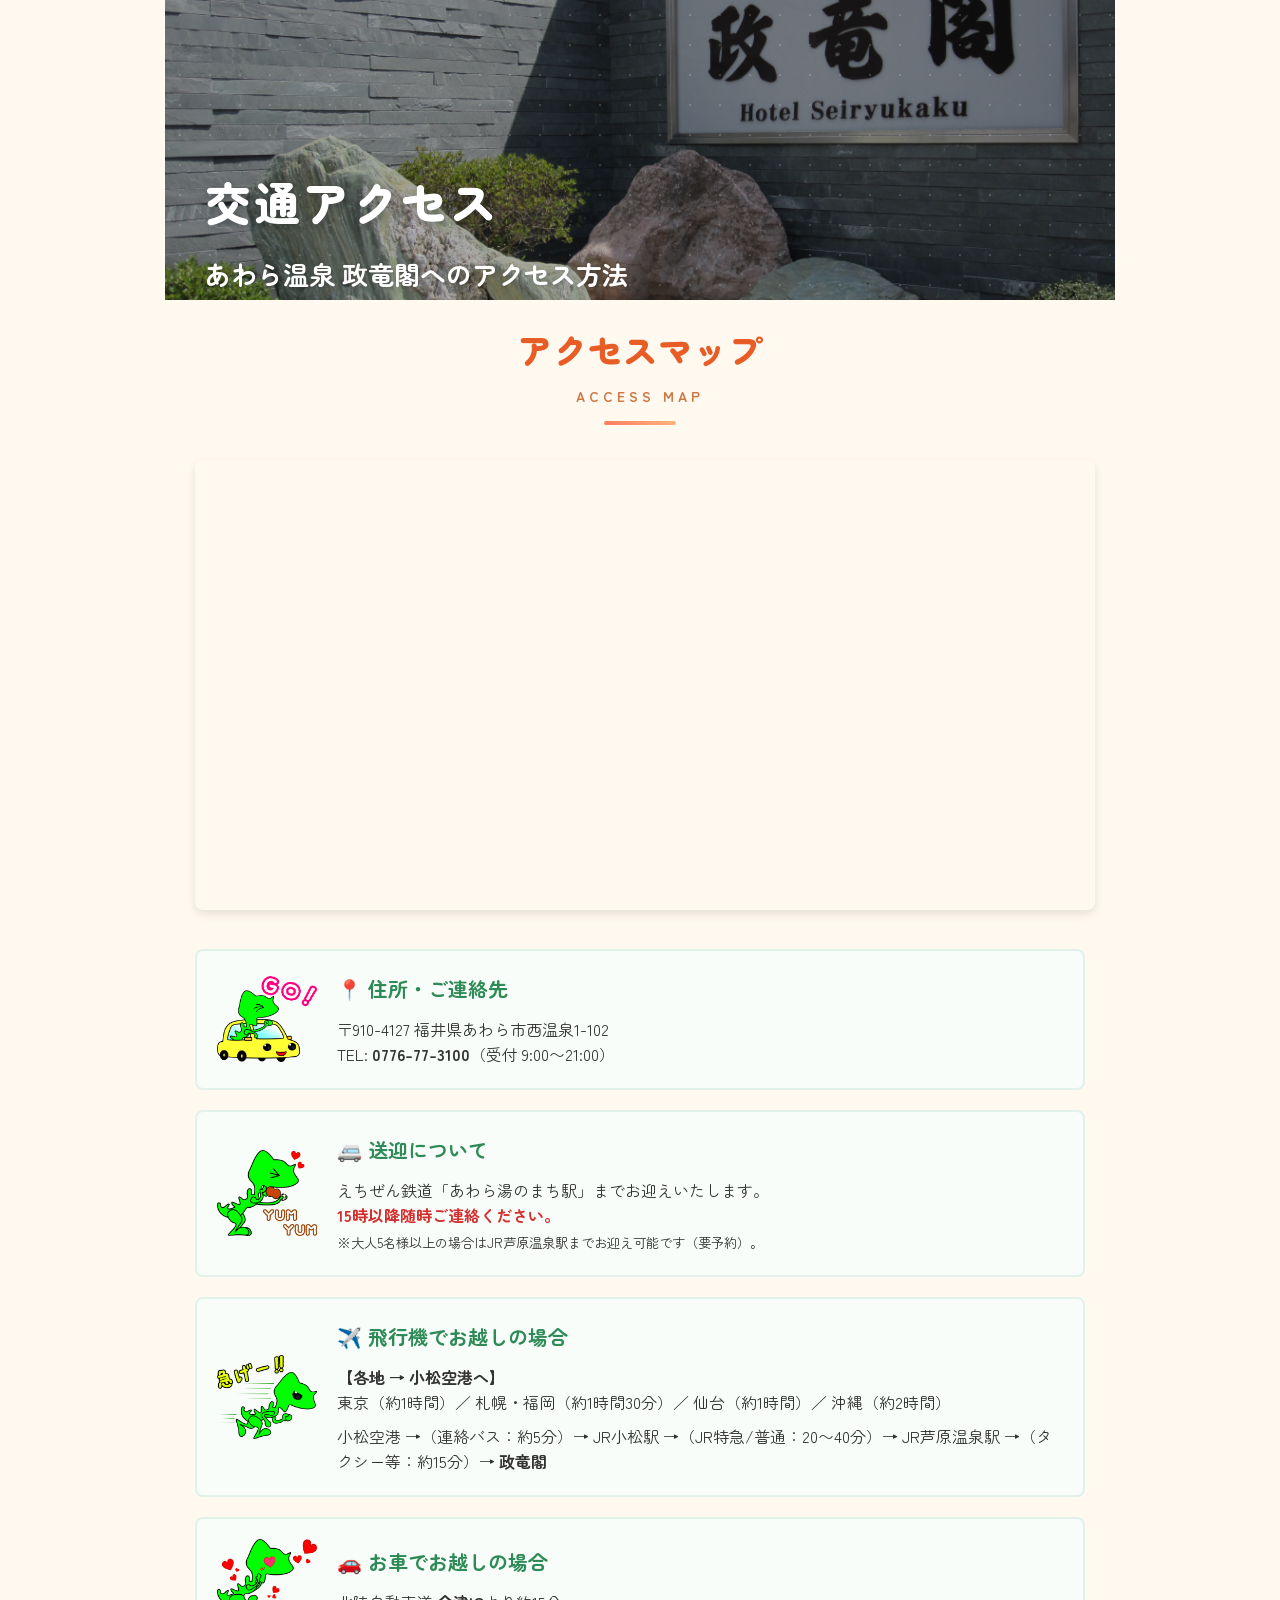
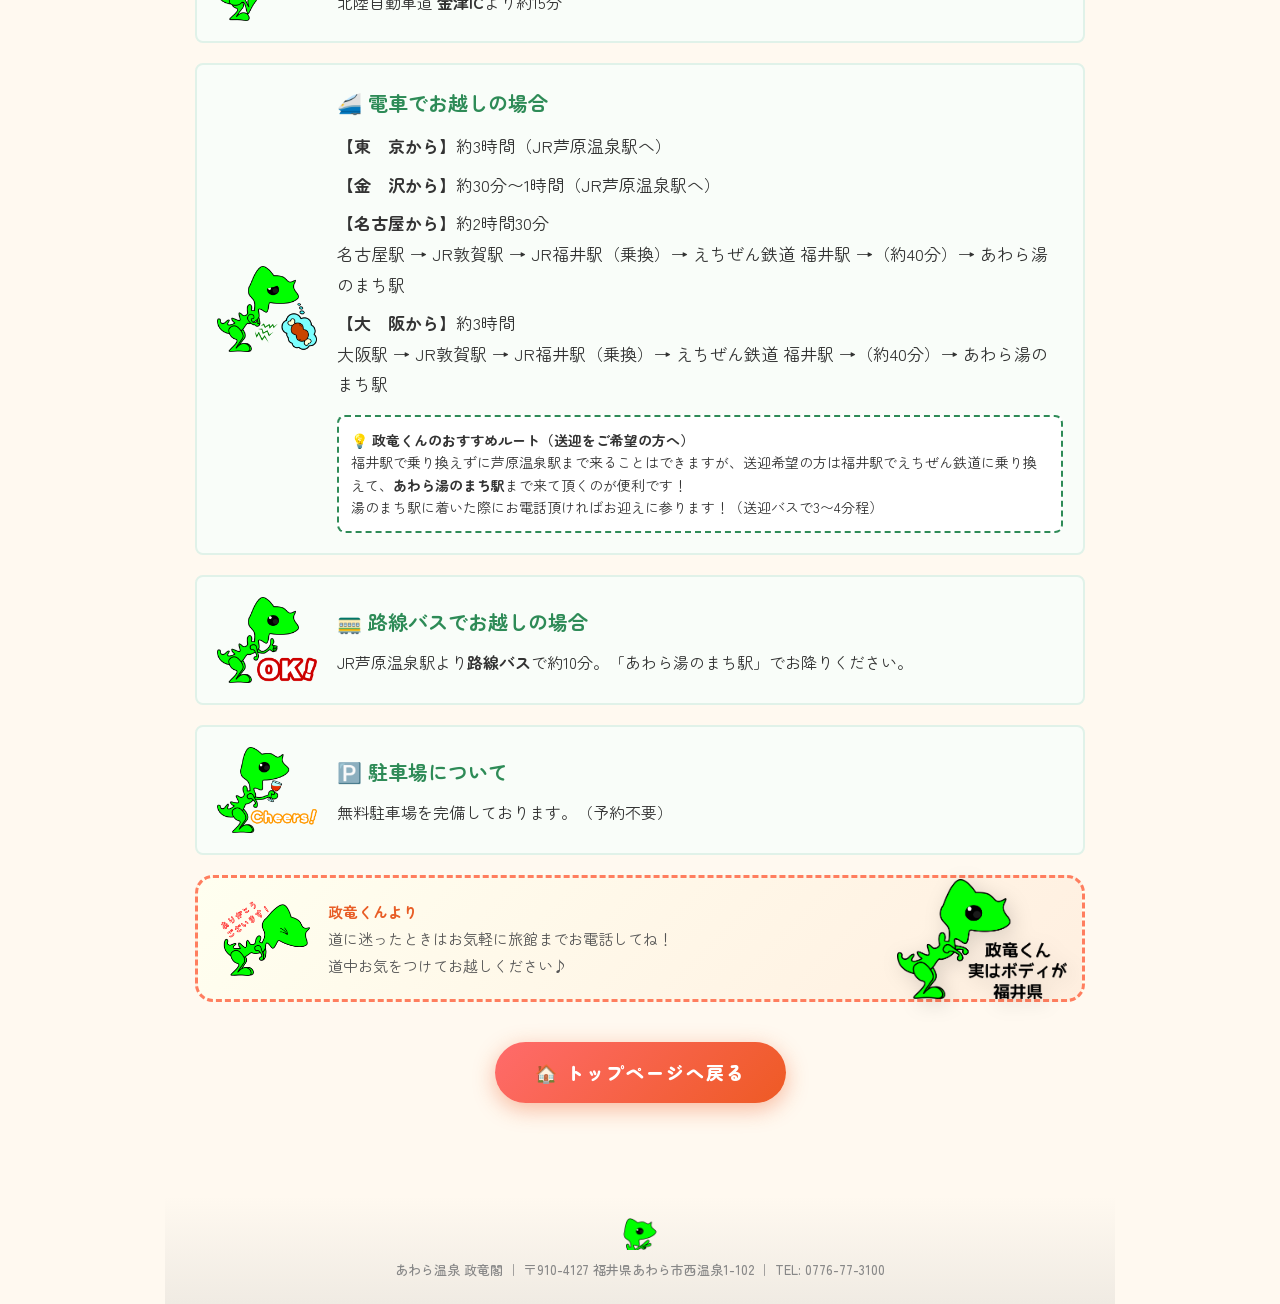
<file: access.html>
<!DOCTYPE html>
<html lang="ja">

<head>
    <meta charset="UTF-8">
    <meta name="viewport" content="width=950">
    <title>交通アクセス｜あわら温泉 政竜閣｜楽天トラベル</title>
    <link rel="stylesheet" href="./style.css">
</head>

<body>
    <div class="wrapper">
        <div class="hero"
            style="background-image:linear-gradient(rgba(0,0,0,0.3),rgba(0,0,0,0.3)),url('https://awara-seiryu.github.io/image/玄関文字.JPG');background-size:cover;background-position:center;color:#fff;height:300px;">
            <div class="hero-inner" style="padding-top:100px;">
                <h1>交通アクセス</h1>
                <p class="hero-sub">あわら温泉 政竜閣へのアクセス方法</p>
            </div>
        </div>
        <div class="section" style="padding-top:30px;">
            <div class="section-title-wrap">
                <span class="section-title">アクセスマップ</span><span class="section-subtitle">ACCESS MAP</span>
            </div>
            <div class="access-map">
                <iframe
                    src="https://maps.google.com/maps?q=36.22088,136.186381&z=16&t=m&hl=ja&region=JP&gl=US&mapclient=embed&output=embed"
                    width="900" height="450" style="border:0;" allowfullscreen="" loading="lazy"></iframe>
            </div>

            <div class="access-info-box">
                <img src="https://awara-seiryu.github.io/image/15.png" alt="政竜くん" class="access-chara">
                <div class="access-info-text">
                    <h3>📍 住所・ご連絡先</h3>
                    <p>〒910-4127 福井県あわら市西温泉1-102<br>TEL: <strong>0776-77-3100</strong>（受付 9:00〜21:00）</p>
                </div>
            </div>

            <div class="access-info-box">
                <img src="https://awara-seiryu.github.io/image/20.png" alt="政竜くん" class="access-chara">
                <div class="access-info-text">
                    <h3>🚐 送迎について</h3>
                    <p>えちぜん鉄道「あわら湯のまち駅」までお迎えいたします。<br>
                        <span style="color:#d32f2f;font-weight:bold;">15時以降随時ご連絡ください。</span><br>
                        <small>※大人5名様以上の場合はJR芦原温泉駅までお迎え可能です（要予約）。</small>
                    </p>
                </div>
            </div>

            <div class="access-info-box">
                <img src="https://awara-seiryu.github.io/image/12.png" alt="政竜くん" class="access-chara">
                <div class="access-info-text">
                    <h3>✈️ 飛行機でお越しの場合</h3>
                    <p style="margin-bottom:8px;"><strong>【各地 → 小松空港へ】</strong><br>東京（約1時間）／ 札幌・福岡（約1時間30分）／ 仙台（約1時間）／
                        沖縄（約2時間）</p>
                    <p>小松空港 →（連絡バス：約5分）→ JR小松駅 →（JR特急/普通：20〜40分）→ JR芦原温泉駅 →（タクシー等：約15分）→ <strong>政竜閣</strong></p>
                </div>
            </div>

            <div class="access-info-box">
                <img src="https://awara-seiryu.github.io/image/16.png" alt="政竜くん" class="access-chara">
                <div class="access-info-text">
                    <h3>🚗 お車でお越しの場合</h3>
                    <p>北陸自動車道 <strong>金津IC</strong>より約15分</p>
                </div>
            </div>

            <div class="access-info-box">
                <img src="https://awara-seiryu.github.io/image/19.png" alt="政竜くん" class="access-chara">
                <div class="access-info-text">
                    <h3>🚄 電車でお越しの場合</h3>
                    <ul style="list-style: none; padding: 0; margin: 0 0 15px 0;">
                        <li style="margin-bottom: 8px;"><strong>【東　京から】</strong>約3時間（JR芦原温泉駅へ）</li>
                        <li style="margin-bottom: 8px;"><strong>【金　沢から】</strong>約30分〜1時間（JR芦原温泉駅へ）</li>
                        <li style="margin-bottom: 8px;"><strong>【名古屋から】</strong>約2時間30分<br>名古屋駅 → JR敦賀駅 → JR福井駅（乗換）→
                            えちぜん鉄道 福井駅 →（約40分）→ あわら湯のまち駅</li>
                        <li style="margin-bottom: 8px;"><strong>【大　阪から】</strong>約3時間<br>大阪駅 → JR敦賀駅 → JR福井駅（乗換）→ えちぜん鉄道
                            福井駅 →（約40分）→ あわら湯のまち駅</li>
                    </ul>
                    <div
                        style="background:#fff; border: 2px dashed #2e8b57; padding: 12px; border-radius: 8px; font-size: 14px; line-height: 1.6;">
                        <strong>💡 政竜くんのおすすめルート（送迎をご希望の方へ）</strong><br>
                        福井駅で乗り換えずに芦原温泉駅まで来ることはできますが、送迎希望の方は福井駅でえちぜん鉄道に乗り換えて、<strong>あわら湯のまち駅</strong>まで来て頂くのが便利です！<br>
                        湯のまち駅に着いた際にお電話頂ければお迎えに参ります！（送迎バスで3〜4分程）
                    </div>
                </div>
            </div>

            <div class="access-info-box">
                <img src="https://awara-seiryu.github.io/image/18.png" alt="政竜くん" class="access-chara">
                <div class="access-info-text">
                    <h3>🚃 路線バスでお越しの場合</h3>
                    <p>JR芦原温泉駅より<strong>路線バス</strong>で約10分。「あわら湯のまち駅」でお降りください。</p>
                </div>
            </div>

            <div class="access-info-box">
                <img src="https://awara-seiryu.github.io/image/21.png" alt="政竜くん" class="access-chara">
                <div class="access-info-text">
                    <h3>🅿️ 駐車場について</h3>
                    <p>無料駐車場を完備しております。（予約不要）</p>
                </div>
            </div>

            <div class="guide-block mt20">
                <img src="https://awara-seiryu.github.io/image/03.png" alt="政竜くん（ありがとう）">
                <p><strong class="text-green">政竜くんより</strong><br>道に迷ったときはお気軽に旅館までお電話してね！<br>道中お気をつけてお越しください♪</p>
                <img src="https://awara-seiryu.github.io/image/政竜くんbig.png" alt="政竜くん" class="guide-chara-big">
            </div>

            <div class="text-center" style="margin:40px 0;">
                <a href="index.html" class="cta-btn"
                    style="padding:14px 40px;display:inline-block;text-decoration:none;font-size:18px;">🏠 トップページへ戻る</a>
            </div>
        </div>
        <div class="footer">
            <img src="https://awara-seiryu.github.io/image/tab.png" alt="政竜くん"><br>
            あわら温泉 政竜閣 ｜ 〒910-4127 福井県あわら市西温泉1-102 ｜ TEL: 0776-77-3100
        </div>
    </div>
</body>

</html>
</file>
<file: style.css>
/* ===== Google Font 読み込み (Zen Maru Gothic) ===== */
@import url('https://fonts.googleapis.com/css2?family=Zen+Maru+Gothic:wght@400;500;700;900&display=swap');

/* ===== キーフレーム（アニメーション）定義 ===== */
@keyframes float {

  0%,
  100% {
    transform: translateY(0);
  }

  50% {
    transform: translateY(-8px);
  }
}

@keyframes wiggle {

  0%,
  100% {
    transform: rotate(0deg);
  }

  25% {
    transform: rotate(-4deg);
  }

  75% {
    transform: rotate(4deg);
  }
}

@keyframes popIn {
  0% {
    opacity: 0;
    transform: scale(0.8) translateY(20px);
  }

  60% {
    transform: scale(1.05) translateY(-3px);
  }

  100% {
    opacity: 1;
    transform: scale(1) translateY(0);
  }
}

@keyframes shine {
  0% {
    left: -100%;
  }

  100% {
    left: 200%;
  }
}

@keyframes pulse {

  0%,
  100% {
    transform: scale(1);
  }

  50% {
    transform: scale(1.04);
  }
}

@keyframes confetti1 {
  0% {
    transform: translateY(0) rotate(0deg);
    opacity: 1;
  }

  100% {
    transform: translateY(-30px) rotate(360deg);
    opacity: 0;
  }
}

/* ===== リセット＆ベース ===== */
* {
  margin: 0;
  padding: 0;
  box-sizing: border-box;
}

body {
  font-family: 'Zen Maru Gothic', 'Hiragino Kaku Gothic ProN', 'メイリオ', Meiryo, sans-serif;
  background: #FFF9F0;
  color: #333;
  line-height: 1.8;
  font-size: 17px;
}

a {
  color: inherit;
  text-decoration: none;
}

img {
  max-width: 100%;
  height: auto;
  vertical-align: middle;
}

/* ===== レイアウト ===== */
.wrapper {
  width: 950px;
  margin: 0 auto;
  overflow: hidden;
}

/* ===== ファーストビュー ===== */
.hero {
  background-image: linear-gradient(rgba(0, 0, 0, 0.3), rgba(0, 0, 0, 0.3)), url('https://awara-seiryu.github.io/image/玄関文字.JPG');
  background-size: cover;
  background-position: center;
  color: #fff;
  border-radius: 0;
  padding: 60px 40px 0;
  text-align: left;
  position: relative;
  overflow: hidden;
}

.hero::before {
  content: '';
  position: absolute;
  top: 0;
  left: 0;
  right: 0;
  bottom: 0;
  background: url('data:image/svg+xml,<svg xmlns="http://www.w3.org/2000/svg" viewBox="0 0 80 80"><circle cx="40" cy="40" r="3" fill="rgba(255,255,255,0.18)"/></svg>') repeat;
  background-size: 30px 30px;
  pointer-events: none;
}

.hero-inner {
  position: relative;
  z-index: 2;
  max-width: 950px;
  /* 本体の幅に合わせる */
}

.hero-badge {
  display: inline-block;
  background: #FF6B6B;
  color: #fff;
  font-size: 15px;
  font-weight: bold;
  padding: 6px 24px;
  border-radius: 30px;
  margin-bottom: 14px;
  letter-spacing: 1px;
  box-shadow: 0 3px 12px rgba(255, 107, 107, 0.35);
  animation: pulse 2s ease-in-out infinite;
}

.hero h1 {
  font-size: 46px;
  color: #fff;
  text-shadow: 2px 2px 8px rgba(0, 0, 0, 0.25);
  margin-bottom: 8px;
  letter-spacing: 3px;
  font-weight: 900;
}

.hero-sub {
  font-size: 26px;
  color: #fff;
  text-shadow: 1px 1px 4px rgba(0, 0, 0, 0.2);
  margin-bottom: 10px;
  font-weight: 700;
}

.hero-catch {
  font-size: 18px;
  color: #FFFFF0;
  margin-bottom: 12px;
  font-weight: 500;
  line-height: 1.9;
}

/* ===== ヒーロー内アワード表示 ===== */
.hero-award {
  margin-top: 25px;
  background: url('https://awara-seiryu.github.io/image/award-2024-all.png') no-repeat center center;
  background-size: cover;
  border-radius: 25px;
  border: 2px solid rgba(255, 215, 0, 0.4);
  animation: popIn 0.8s ease-out both;
  overflow: hidden;
  width: calc(100% + 20px);
  /* 左右に少し広げる */
  margin-left: -10px;
  box-sizing: border-box;
}

.hero-award-link {
  display: block;
  padding: 30px 45px;
  background: rgba(0, 0, 0, 0.45);
  /* 背景画像を見せつつ文字を読みやすくするオーバーレイ */
  backdrop-filter: blur(2px);
  transition: background 0.3s;
}

.hero-award-link:hover {
  background: rgba(0, 0, 0, 0.35);
}

.hero-award-content {
  display: flex;
  align-items: center;
  justify-content: center;
  gap: 30px;
  flex-wrap: nowrap;
}

.hero-award-chara {
  height: 180px;
  width: auto;
  filter: drop-shadow(2px 4px 8px rgba(0, 0, 0, 0.25));
  flex-shrink: 0;
}

.hero-award-text {
  text-align: center;
  /* 中央に寄せる */
  flex-shrink: 1;
}

.hero-award-label {
  font-size: 22px;
  font-weight: 700;
  color: #FFD700;
  text-shadow: 1px 1px 4px rgba(0, 0, 0, 0.5);
  margin-bottom: 8px;
  letter-spacing: 1px;
}

.hero-award-main {
  font-size: 36px;
  font-weight: 900;
  color: #fff;
  text-shadow: 2px 2px 8px rgba(0, 0, 0, 0.4);
  letter-spacing: 2px;
  background: linear-gradient(90deg, #FFD700, #FFA500, #FFD700);
  -webkit-background-clip: text;
  -webkit-text-fill-color: transparent;
  background-clip: text;
  white-space: nowrap;
}

.hero-award-gold-img {
  height: 180px;
  /* さらに大きく */
  width: auto;
  filter: drop-shadow(4px 4px 12px rgba(0, 0, 0, 0.5));
  flex-shrink: 0;
}

.hero-award-sub {
  font-size: 20px;
  color: #ffe;
  text-shadow: 1px 1px 3px rgba(0, 0, 0, 0.4);
  margin-top: 8px;
  font-weight: 500;
}

/* ===== CTAボタン ===== */
.cta-btn {
  display: inline-block;
  background: linear-gradient(135deg, #FF6B6B, #ee5a24);
  color: #fff;
  font-size: 24px;
  font-weight: 900;
  padding: 18px 55px;
  border-radius: 50px;
  letter-spacing: 2px;
  box-shadow: 0 6px 22px rgba(238, 90, 36, 0.4);
  transition: transform 0.25s cubic-bezier(0.34, 1.56, 0.64, 1), box-shadow 0.25s;
  position: relative;
  overflow: hidden;
}

.cta-btn::after {
  content: '';
  position: absolute;
  top: 0;
  left: -100%;
  width: 60%;
  height: 100%;
  background: linear-gradient(90deg, transparent, rgba(255, 255, 255, 0.35), transparent);
  transition: none;
  animation: shine 3s ease-in-out infinite;
}

.cta-btn:hover {
  transform: translateY(-4px) scale(1.03);
  box-shadow: 0 12px 30px rgba(238, 90, 36, 0.5);
}

.cta-btn-sub {
  display: block;
  font-size: 13px;
  font-weight: 500;
  margin-top: 3px;
  letter-spacing: 0;
}

.cta-btn-green {
  background: linear-gradient(135deg, #43e97b, #38c96a);
  box-shadow: 0 6px 22px rgba(56, 201, 106, 0.4);
}

.cta-btn-green:hover {
  box-shadow: 0 12px 30px rgba(56, 201, 106, 0.5);
}

.cta-btn-green::after {
  animation: shine 3s ease-in-out 1.5s infinite;
}

.cta-row {
  display: flex;
  justify-content: center;
  gap: 22px;
  margin: 22px 0;
  flex-wrap: wrap;
}

/* ===== セクション共通 ===== */
.section {
  padding: 45px 30px;
}

.section-title-wrap {
  text-align: center;
  margin-bottom: 35px;
  position: relative;
}

.section-title {
  display: inline-block;
  font-size: 34px;
  font-weight: 900;
  color: #e85d26;
  position: relative;
  padding: 0 25px 8px;
  letter-spacing: 1px;
  line-height: 1.2;
}

.section-title-wrap::after {
  content: '';
  display: block;
  width: 72px;
  height: 4px;
  margin: 12px auto 0;
  border-radius: 999px;
  background: linear-gradient(90deg, #ff7e5f, #feb47b);
}

.section-title::before,
.section-title::after {
  content: none;
}

.section-subtitle {
  display: block;
  font-size: 14px;
  color: #cc7744;
  margin-top: 5px;
  letter-spacing: 4px;
  font-weight: 700;
}

/* ===== 魅力紹介カード ===== */
.charm-grid {
  display: grid;
  grid-template-columns: 1fr 1fr;
  gap: 24px;
}

.charm-card {
  background: #fff;
  border-radius: 20px;
  padding: 28px 22px 22px;
  box-shadow: 0 5px 20px rgba(0, 0, 0, 0.08);
  position: relative;
  overflow: hidden;
  transition: transform 0.3s cubic-bezier(0.34, 1.56, 0.64, 1), box-shadow 0.3s;
  animation: popIn 0.6s ease-out both;
}

.charm-card:nth-child(1) {
  animation-delay: 0.1s;
}

.charm-card:nth-child(2) {
  animation-delay: 0.2s;
}

.charm-card:nth-child(3) {
  animation-delay: 0.3s;
}

.charm-card:nth-child(4) {
  animation-delay: 0.4s;
}

.charm-card:hover {
  transform: translateY(-6px) rotate(-1deg);
  box-shadow: 0 12px 30px rgba(255, 126, 95, 0.18);
}

.charm-card::before {
  content: '';
  position: absolute;
  top: 0;
  left: 0;
  right: 0;
  height: 6px;
  border-radius: 20px 20px 0 0;
}

.charm-card:nth-child(1)::before {
  background: linear-gradient(90deg, #ff7e5f, #feb47b);
}

.charm-card:nth-child(2)::before {
  background: linear-gradient(90deg, #38f9d7, #43e97b);
}

.charm-card:nth-child(3)::before {
  background: linear-gradient(90deg, #FF6B6B, #ff9a9e);
}

.charm-card:nth-child(4)::before {
  background: linear-gradient(90deg, #FFD700, #ffb347);
}

.charm-card-header {
  display: flex;
  align-items: center;
  gap: 14px;
  margin-bottom: 12px;
}

.charm-card-header img {
  height: 65px;
  width: auto;
}

.charm-card-header img:hover {
  animation: none;
  transform: scale(1.15);
}

.charm-card h3 {
  font-size: 23px;
  color: #e85d26;
  line-height: 1.5;
  font-weight: 900;
  letter-spacing: 0.4px;
}

.charm-card p {
  font-size: 16px;
  color: #555;
  line-height: 1.9;
}

.charm-card-cta {
  display: inline-block;
  margin-top: 16px;
  padding: 10px 18px;
  border-radius: 999px;
  background: linear-gradient(135deg, #ffeddc, #fff6ee);
  color: #e85d26;
  font-size: 14px;
  font-weight: 900;
  border: 1px solid #ffd1b8;
  box-shadow: 0 3px 10px rgba(232, 93, 38, 0.12);
  transition: transform 0.2s ease, box-shadow 0.2s ease, background 0.2s ease;
}

.charm-card-cta:hover {
  transform: translateY(-2px);
  background: linear-gradient(135deg, #ffe2ca, #fff1e6);
  box-shadow: 0 6px 16px rgba(232, 93, 38, 0.18);
}

/* ===== 写真活用スタイル ===== */
.photo-img {
  width: 100%;
  aspect-ratio: 16 / 9;
  object-fit: cover;
  border-radius: 12px;
  display: block;
  box-shadow: 0 4px 12px rgba(0, 0, 0, 0.1);
  transition: transform 0.3s ease;
}

.photo-img:hover {
  transform: scale(1.02);
}

.charm-slider {
  position: relative;
  width: 100%;
  aspect-ratio: 16 / 9;
  border-radius: 12px;
  overflow: hidden;
  box-shadow: 0 4px 12px rgba(0, 0, 0, 0.1);
  margin-bottom: 16px;
  background: #f6efe6;
}

.charm-slider-track {
  display: flex;
  width: 100%;
  height: 100%;
  transition: transform 0.55s ease;
}

.charm-slide,
.charm-slider-track>img {
  flex: 0 0 100%;
  height: 100%;
  object-fit: cover;
}

.charm-slider-btn {
  position: absolute;
  top: 50%;
  transform: translateY(-50%);
  width: 38px;
  height: 38px;
  border: none;
  border-radius: 50%;
  background: rgba(255, 255, 255, 0.9);
  color: #e85d26;
  font-size: 24px;
  font-weight: 900;
  line-height: 1;
  cursor: pointer;
  box-shadow: 0 4px 14px rgba(0, 0, 0, 0.15);
  transition: transform 0.2s ease, background 0.2s ease, opacity 0.2s ease;
  z-index: 2;
  opacity: 0.92;
}

.charm-slider-btn:hover {
  background: #fff;
  transform: translateY(-50%) scale(1.06);
}

.charm-slider-prev {
  left: 10px;
}

.charm-slider-next {
  right: 10px;
}

.charm-slider-dots {
  position: absolute;
  left: 50%;
  bottom: 12px;
  transform: translateX(-50%);
  display: flex;
  gap: 8px;
  z-index: 2;
}

.charm-slider-dot {
  width: 10px;
  height: 10px;
  border: none;
  border-radius: 50%;
  background: rgba(255, 255, 255, 0.6);
  cursor: pointer;
  padding: 0;
  transition: transform 0.2s ease, background 0.2s ease;
}

.charm-slider-dot.is-active {
  background: #fff;
  transform: scale(1.2);
}

.point-bubble .photo-img {
  margin-top: 14px;
}

.plan-card>.photo-img {
  margin-bottom: 16px;
  margin-top: 10px;
}

.photo-img.photo-contain {
  object-fit: contain;
  box-shadow: none;
}

/* ===== 吹き出しポイント ===== */
.point-section {
  background: linear-gradient(180deg, #FFF3E0, #FFF9F0);
  position: relative;
}

.point-section::before {
  content: '';
  position: absolute;
  top: 0;
  left: 0;
  right: 0;
  bottom: 0;
  background: url('data:image/svg+xml,<svg xmlns="http://www.w3.org/2000/svg" viewBox="0 0 100 100"><circle cx="50" cy="50" r="2" fill="rgba(255,126,95,0.06)"/></svg>') repeat;
  background-size: 20px 20px;
  pointer-events: none;
}

.point-list {
  display: flex;
  flex-direction: column;
  gap: 30px;
  position: relative;
  z-index: 1;
}

.point-item {
  display: flex;
  align-items: flex-start;
  gap: 22px;
  background: #fff;
  border-radius: 22px;
  padding: 24px 28px;
  box-shadow: 0 4px 18px rgba(0, 0, 0, 0.07);
  position: relative;
  transition: transform 0.3s cubic-bezier(0.34, 1.56, 0.64, 1);
}

.point-item:hover {
  transform: translateY(-3px) scale(1.01);
}

.point-item:nth-child(even) {
  flex-direction: row-reverse;
}

.point-item:nth-child(odd) {
  transform-origin: left center;
}

.point-item:nth-child(even) {
  transform-origin: right center;
}

.point-item-chara {
  flex-shrink: 0;
  width: 95px;
  text-align: center;
}

.point-item-chara img {
  height: 85px;
  width: auto;
  transition: transform 0.3s;
}

.point-item-chara img:hover {
  transform: scale(1.15) rotate(5deg);
  animation-play-state: paused;
}

.point-item-body {
  flex: 1;
}

.point-bubble {
  background: linear-gradient(135deg, #FFF9F0, #FFEFE0);
  border: 3px solid #ff7e5f;
  border-radius: 20px;
  padding: 18px 22px;
  position: relative;
  margin-bottom: 0;
}

.point-bubble::before {
  content: '';
  position: absolute;
  top: 22px;
  width: 0;
  height: 0;
  border-style: solid;
}

.point-item:nth-child(odd) .point-bubble::before {
  left: -14px;
  border-width: 10px 14px 10px 0;
  border-color: transparent #ff7e5f transparent transparent;
}

.point-item:nth-child(even) .point-bubble::before {
  right: -14px;
  border-width: 10px 0 10px 14px;
  border-color: transparent transparent transparent #ff7e5f;
}

.point-bubble h3 {
  font-size: 22px;
  color: #e85d26;
  margin-bottom: 8px;
  display: flex;
  align-items: center;
  gap: 10px;
  font-weight: 900;
  letter-spacing: 0.3px;
}

.point-bubble h3 .num {
  display: inline-flex;
  align-items: center;
  justify-content: center;
  width: 32px;
  height: 32px;
  background: linear-gradient(135deg, #ff7e5f, #feb47b);
  color: #fff;
  border-radius: 50%;
  font-size: 15px;
  flex-shrink: 0;
  font-weight: 900;
  box-shadow: 0 2px 8px rgba(255, 126, 95, 0.3);
}

.point-bubble p {
  font-size: 16px;
  color: #555;
  line-height: 1.85;
}

/* ===== プランセクション ===== */
.plan-section {
  background: linear-gradient(135deg, #FFF5EE, #FFE8D6);
  border-radius: 30px;
  margin: 0 15px;
  padding: 45px 30px;
  position: relative;
  overflow: hidden;
}

.plan-section::before {
  content: '';
  position: absolute;
  top: 0;
  left: 0;
  right: 0;
  bottom: 0;
  background: url('data:image/svg+xml,<svg xmlns="http://www.w3.org/2000/svg" viewBox="0 0 60 60"><polygon points="30,5 55,50 5,50" fill="rgba(255,126,95,0.04)"/></svg>') repeat;
  background-size: 40px 40px;
  pointer-events: none;
}

.plan-grid {
  display: grid;
  grid-template-columns: 1fr 1fr;
  gap: 22px;
  margin-bottom: 28px;
  position: relative;
  z-index: 1;
}

.plan-card {
  background: #fff;
  border-radius: 18px;
  padding: 26px 20px 20px;
  box-shadow: 0 4px 16px rgba(0, 0, 0, 0.07);
  text-align: center;
  transition: transform 0.3s cubic-bezier(0.34, 1.56, 0.64, 1), box-shadow 0.3s;
  position: relative;
}

.plan-card:hover {
  transform: translateY(-5px) scale(1.02);
  box-shadow: 0 10px 28px rgba(255, 126, 95, 0.15);
}

.plan-card-label {
  position: absolute;
  top: -1px;
  left: 50%;
  transform: translateX(-50%);
  background: linear-gradient(135deg, #FF6B6B, #ee5a24);
  color: #fff;
  font-size: 13px;
  font-weight: 900;
  padding: 6px 20px;
  border-radius: 0 0 14px 14px;
  white-space: nowrap;
  box-shadow: 0 3px 10px rgba(238, 90, 36, 0.3);
  letter-spacing: 0.8px;
}

.plan-card h3 {
  font-size: 21px;
  color: #333;
  margin-bottom: 10px;
  margin-top: 14px;
  line-height: 1.5;
  font-weight: 700;
}

.plan-card .price {
  font-size: 28px;
  font-weight: 900;
  color: #ee5a24;
}

.plan-card .price small {
  font-size: 13px;
  color: #888;
  font-weight: 500;
}

.plan-card .plan-desc {
  font-size: 15px;
  color: #666;
  margin: 10px 0 14px;
  line-height: 1.65;
}

.plan-target {
  display: inline-block;
  background: #fff3e6;
  color: #e85d26;
  font-size: 13px;
  font-weight: 900;
  padding: 6px 12px;
  border-radius: 999px;
  margin: 2px 0 10px;
}

.plan-card .price-note {
  font-size: 12px;
  color: #888;
  margin: 4px 0 12px;
}

.plan-card-chara {
  position: absolute;
  bottom: 5px;
  right: 5px;
  height: 75px;
  /* 一回り大きく（55px -> 75px） */
  width: auto;
  opacity: 0.8;
  transition: opacity 0.3s, transform 0.3s;
}

.plan-card:hover .plan-card-chara {
  opacity: 1;
  transform: scale(1.15) rotate(-5deg);
}

.plan-btn {
  display: inline-block;
  background: linear-gradient(135deg, #ff7e5f, #feb47b);
  color: #fff;
  font-size: 14px;
  font-weight: 900;
  padding: 10px 28px;
  border-radius: 30px;
  transition: transform 0.25s cubic-bezier(0.34, 1.56, 0.64, 1), box-shadow 0.25s;
  box-shadow: 0 3px 10px rgba(255, 126, 95, 0.25);
}

.plan-btn:hover {
  background: linear-gradient(135deg, #ee5a24, #ff7e5f);
  transform: scale(1.08);
  box-shadow: 0 5px 16px rgba(255, 126, 95, 0.35);
}

/* ===== 客室導線 ===== */
.room-banner {
  border-radius: 22px;
  margin: 0 15px;
  position: relative;
  overflow: hidden;
  min-height: 240px;
  display: flex;
  align-items: center;
}

.room-banner .room-photo {
  position: absolute;
  top: 0;
  left: 0;
  width: 100%;
  height: 100%;
  object-fit: cover;
  z-index: 0;
}

.room-banner::before {
  content: '';
  position: absolute;
  top: 0;
  left: 0;
  right: 0;
  bottom: 0;
  background: linear-gradient(135deg, rgba(255, 126, 95, 0.75) 0%, rgba(254, 180, 123, 0.7) 50%, rgba(67, 233, 123, 0.7) 100%);
  z-index: 1;
  pointer-events: none;
}

.room-banner-content {
  position: relative;
  z-index: 2;
  display: flex;
  align-items: center;
  gap: 22px;
  padding: 30px 40px;
  width: 100%;
}

.room-banner-text {
  flex: 1;
  color: #fff;
}

.room-banner-text h3 {
  font-size: 26px;
  margin-bottom: 10px;
  text-shadow: 2px 2px 6px rgba(0, 0, 0, 0.35);
  font-weight: 900;
  letter-spacing: 0.5px;
}

.room-banner-text p {
  font-size: 15px;
  margin-bottom: 16px;
  line-height: 1.75;
  text-shadow: 1px 1px 4px rgba(0, 0, 0, 0.25);
}

.room-banner .chara-img {
  height: 120px;
  width: auto;
  filter: drop-shadow(2px 4px 6px rgba(0, 0, 0, 0.18));
  flex-shrink: 0;
}

.btn-white {
  display: inline-block;
  background: #fff;
  color: #e85d26;
  font-size: 16px;
  font-weight: 900;
  padding: 12px 34px;
  border-radius: 30px;
  box-shadow: 0 4px 14px rgba(0, 0, 0, 0.12);
  transition: transform 0.25s cubic-bezier(0.34, 1.56, 0.64, 1), box-shadow 0.25s;
}

.btn-white:hover {
  transform: translateY(-3px) scale(1.04);
  box-shadow: 0 6px 20px rgba(0, 0, 0, 0.18);
}

/* ===== 貸切施設エリア ===== */
.facility-grid {
  display: grid;
  grid-template-columns: 1fr 1fr 1fr;
  gap: 20px;
}

.facility-card {
  background: #fff;
  border-radius: 18px;
  padding: 0 0 24px 0;
  text-align: center;
  box-shadow: 0 4px 16px rgba(0, 0, 0, 0.07);
  transition: transform 0.3s cubic-bezier(0.34, 1.56, 0.64, 1), box-shadow 0.3s;
  position: relative;
  overflow: hidden;
}

.facility-img-wrap {
  width: 100%;
  height: 140px;
  overflow: hidden;
  border-bottom: 3px solid #ff7e5f;
  margin-bottom: 12px;
}

.facility-img-wrap .facility-photo {
  width: 100%;
  height: 100%;
  object-fit: cover;
  transition: transform 0.5s;
}

.facility-card:hover .facility-photo {
  transform: scale(1.1);
}

.facility-card::after {
  content: '';
  position: absolute;
  bottom: 0;
  left: 0;
  right: 0;
  height: 4px;
  background: linear-gradient(90deg, #ff7e5f, #feb47b);
}

.facility-card:hover {
  transform: translateY(-5px) rotate(1deg);
  box-shadow: 0 10px 25px rgba(255, 126, 95, 0.15);
}

.facility-card .chara-icon {
  height: 80px;
  width: auto;
  margin: -45px auto 10px;
  position: relative;
  z-index: 2;
  filter: drop-shadow(2px 3px 6px rgba(0, 0, 0, 0.25));
  display: block;
}

.facility-card h3 {
  font-size: 19px;
  color: #e85d26;
  margin-bottom: 8px;
  font-weight: 900;
  padding: 0 15px;
  letter-spacing: 0.3px;
}

.facility-card p {
  font-size: 13px;
  color: #666;
  line-height: 1.7;
  padding: 0 15px;
}

.facility-card img:hover {
  animation: none;
  transform: scale(1.15);
}

/* ===== 最終CTA ===== */
.final-cta {
  border-radius: 30px;
  margin: 22px 15px 30px;
  padding: 60px 35px;
  text-align: center;
  position: relative;
  overflow: hidden;
  min-height: 480px;
  display: flex;
  align-items: center;
  justify-content: center;
}

.final-cta-photo {
  position: absolute;
  top: 0;
  left: 0;
  width: 100%;
  height: 100%;
  object-fit: cover;
  z-index: 0;
}

.final-cta::before {
  content: '';
  position: absolute;
  top: 0;
  left: 0;
  right: 0;
  bottom: 0;
  background: linear-gradient(135deg, rgba(255, 126, 95, 0.8) 0%, rgba(254, 180, 123, 0.75) 30%, rgba(67, 233, 123, 0.75) 70%, rgba(56, 249, 215, 0.8) 100%);
  z-index: 1;
  pointer-events: none;
}

.final-cta-inner {
  position: relative;
  z-index: 2;
  width: 100%;
}

.final-cta h2 {
  font-size: 40px;
  color: #fff;
  text-shadow: 3px 3px 10px rgba(0, 0, 0, 0.4);
  margin-bottom: 12px;
  font-weight: 900;
  letter-spacing: 1px;
}

.final-cta .sub-text {
  font-size: 18px;
  color: #fff;
  margin-bottom: 25px;
  font-weight: 700;
  text-shadow: 2px 2px 6px rgba(0, 0, 0, 0.3);
}

.final-cta-characters {
  display: flex;
  justify-content: center;
  gap: 10px;
  margin-bottom: 22px;
}

.final-cta-characters img {
  height: 75px;
  width: auto;
  filter: drop-shadow(2px 3px 5px rgba(0, 0, 0, 0.18));
  transition: transform 0.3s;
}

.final-cta-characters img:hover {
  transform: scale(1.2) rotate(-5deg);
  animation-play-state: paused;
}

/* ===== フッター ===== */
.footer {
  text-align: center;
  padding: 22px;
  font-size: 13px;
  color: #888;
  background: linear-gradient(180deg, #FFF9F0, #f0ebe3);
  font-weight: 500;
}

.footer img {
  height: 32px;
  width: auto;
  margin-bottom: 8px;
}

/* ===== デコレーション用キャラ ===== */
.deco-left {
  position: absolute;
  left: 15px;
  height: 70px;
  width: auto;
  opacity: 0.85;
}

.deco-right {
  position: absolute;
  right: 15px;
  height: 70px;
  width: auto;
  opacity: 0.85;
}

/* ===== アクセス帯 ===== */
.access-bar {
  background: #fff;
  border-radius: 18px;
  padding: 25px 35px;
  margin: 0 15px 22px;
  box-shadow: 0 4px 16px rgba(0, 0, 0, 0.07);
  display: flex;
  align-items: center;
  gap: 25px;
  transition: transform 0.3s;
}

.access-bar:hover {
  transform: translateY(-2px);
}

.access-bar img {
  height: 80px;
  width: auto;
}

.access-bar-text {
  flex: 1;
}

.access-bar-text h3 {
  font-size: 24px;
  color: #e85d26;
  margin-bottom: 5px;
  font-weight: 900;
  letter-spacing: 0.4px;
}

.access-bar-text p {
  font-size: 17px;
  color: #666;
  line-height: 1.7;
}

.access-list {
  list-style: none;
  margin: 0;
  padding: 0;
}

.access-list li {
  font-size: 17px;
  color: #666;
  line-height: 1.8;
}

.access-list a {
  color: #e85d26;
  font-weight: 900;
}

/* ===== 区切りデコ ===== */
.divider {
  text-align: center;
  padding: 14px 0;
}

.divider img {
  height: 50px;
  width: auto;
  opacity: 0.7;
  transition: transform 0.3s;
}

.divider img:hover {
  transform: scale(1.2) rotate(10deg);
  opacity: 1;
}

/* ===== テキスト強調 ===== */
.text-green {
  color: #e85d26;
}

.text-orange {
  color: #ee5a24;
}

.text-bold {
  font-weight: 900;
}

.text-center {
  text-align: center;
}

.mt10 {
  margin-top: 10px;
}

.mt20 {
  margin-top: 20px;
}

.mb10 {
  margin-bottom: 10px;
}

.mb20 {
  margin-bottom: 20px;
}

/* ===== 帯見出し ===== */
.ribbon-heading {
  background: linear-gradient(135deg, #ff7e5f, #feb47b);
  color: #fff;
  font-size: 18px;
  font-weight: 900;
  padding: 12px 28px;
  border-radius: 10px;
  display: inline-block;
  margin-bottom: 22px;
  position: relative;
  box-shadow: 0 3px 12px rgba(255, 126, 95, 0.25);
}

.ribbon-heading::after {
  content: '';
  position: absolute;
  bottom: -9px;
  left: 22px;
  width: 0;
  height: 0;
  border-style: solid;
  border-width: 9px 9px 0 9px;
  border-color: #ff7e5f transparent transparent transparent;
}

/* ===== キャラ案内ブロック ===== */
.guide-block {
  display: flex;
  align-items: center;
  gap: 18px;
  background: linear-gradient(135deg, #FFFFF0, #FFEFE0);
  border: 3px dashed #ff7e5f;
  border-radius: 18px;
  padding: 20px 22px;
  margin: 18px 0;
  transition: transform 0.3s, box-shadow 0.3s;
  position: relative;
  overflow: visible;
}

.guide-chara-big {
  height: 120px !important;
  max-width: none !important;
  width: auto !important;
  position: absolute;
  right: 15px;
  bottom: 0;
  filter: drop-shadow(4px 4px 10px rgba(0, 0, 0, 0.15));
  z-index: 10;
}

.guide-block:hover {
  transform: translateY(-2px);
  box-shadow: 0 6px 18px rgba(255, 126, 95, 0.12);
}

.guide-block img {
  height: 75px;
  width: auto;
  flex-shrink: 0;
}

.guide-block p {
  font-size: 15px;
  color: #555;
  line-height: 1.8;
}

/* ===== アクセスページ固有スタイル ===== */
.access-map {
  text-align: center;
  margin-bottom: 30px;
}

.access-map iframe {
  border-radius: 8px;
  box-shadow: 0 4px 10px rgba(0, 0, 0, 0.1);
}

.access-info-box {
  display: flex;
  align-items: center;
  background: #f9fdf9;
  border: 2px solid #e0f2e9;
  padding: 20px;
  border-radius: 8px;
  margin-bottom: 20px;
}

.access-info-text h3 {
  color: #2e8b57;
  margin: 0 0 10px 0;
  font-size: 20px;
}

.access-info-text p {
  margin: 0;
  font-size: 16px;
  line-height: 1.6;
  color: #333;
}

.access-chara {
  width: 100px;
  height: auto;
  margin-right: 20px;
}

/* ===== 館内施設ページ固有スタイル ===== */
.facility-intro {
  background: linear-gradient(135deg, #fffef6, #ffefe0);
  border-radius: 24px;
  padding: 28px 30px;
  box-shadow: 0 4px 16px rgba(0, 0, 0, 0.06);
}

.facility-intro p {
  font-size: 17px;
  color: #555;
}

.facility-detail-grid {
  display: grid;
  grid-template-columns: 1fr 1fr;
  gap: 24px;
}

.facility-detail-card {
  background: #fff;
  border-radius: 22px;
  overflow: hidden;
  box-shadow: 0 5px 20px rgba(0, 0, 0, 0.08);
  transition: transform 0.3s cubic-bezier(0.34, 1.56, 0.64, 1), box-shadow 0.3s;
}

.facility-detail-card:hover {
  transform: translateY(-5px);
  box-shadow: 0 12px 28px rgba(255, 126, 95, 0.16);
}

.facility-detail-photo {
  width: 100%;
  aspect-ratio: 16 / 10;
  object-fit: cover;
  display: block;
}

.facility-detail-body {
  padding: 22px 22px 24px;
}

.facility-detail-body h3 {
  font-size: 24px;
  color: #e85d26;
  margin-bottom: 10px;
  font-weight: 900;
}

.facility-detail-body p {
  font-size: 15px;
  color: #555;
  line-height: 1.85;
}

.facility-meta {
  display: flex;
  flex-wrap: wrap;
  gap: 10px;
  margin: 14px 0 12px;
}

.facility-meta span {
  display: inline-block;
  background: linear-gradient(135deg, #ff7e5f, #feb47b);
  color: #fff;
  font-size: 13px;
  font-weight: 700;
  padding: 7px 14px;
  border-radius: 999px;
  box-shadow: 0 3px 10px rgba(255, 126, 95, 0.25);
}

.facility-note {
  background: #fff7ef;
  border-left: 4px solid #ff7e5f;
  border-radius: 12px;
  padding: 12px 14px;
  margin-top: 14px;
  font-size: 14px;
  color: #666;
}

.facility-mini-grid {
  display: grid;
  grid-template-columns: 1fr 1fr;
  gap: 20px;
}

.facility-mini-card {
  background: #fff;
  border-radius: 18px;
  overflow: hidden;
  box-shadow: 0 4px 16px rgba(0, 0, 0, 0.07);
  transition: transform 0.3s cubic-bezier(0.34, 1.56, 0.64, 1), box-shadow 0.3s;
}

.facility-mini-card:hover {
  transform: translateY(-4px) rotate(-0.5deg);
  box-shadow: 0 10px 24px rgba(255, 126, 95, 0.14);
}

.facility-mini-card img {
  width: 100%;
  height: 190px;
  object-fit: cover;
  display: block;
}

.facility-mini-body {
  padding: 18px 18px 20px;
}

.facility-mini-body h3 {
  font-size: 19px;
  color: #e85d26;
  margin-bottom: 8px;
  font-weight: 900;
}

.facility-mini-body p {
  font-size: 14px;
  color: #666;
  line-height: 1.8;
}

.service-chip-row {
  display: flex;
  flex-wrap: wrap;
  gap: 18px;
}

.service-chip {
  flex: 1 1 260px;
  background: linear-gradient(135deg, #fff, #fff8f1);
  border: 2px dashed #ffb07a;
  border-radius: 18px;
  padding: 20px 22px;
  box-shadow: 0 4px 16px rgba(0, 0, 0, 0.05);
}

.service-chip h3 {
  font-size: 20px;
  color: #e85d26;
  margin-bottom: 8px;
  font-weight: 900;
}

.service-chip p {
  font-size: 15px;
  color: #666;
  line-height: 1.8;
}

.facility-summary {
  background: #fff;
  border-radius: 20px;
  box-shadow: 0 4px 16px rgba(0, 0, 0, 0.07);
  overflow: hidden;
}

.facility-summary-row {
  display: flex;
  border-bottom: 1px solid #f3e4d6;
}

.facility-summary-row:last-child {
  border-bottom: none;
}

.facility-summary-label {
  width: 220px;
  flex-shrink: 0;
  background: linear-gradient(135deg, #fff5ee, #ffe8d6);
  color: #e85d26;
  font-weight: 900;
  padding: 18px 22px;
}

.facility-summary-value {
  flex: 1;
  padding: 18px 22px;
  color: #555;
}

.facility-cta-panel {
  border-radius: 28px;
  margin: 0 15px 30px;
  padding: 34px 28px;
  background: linear-gradient(135deg, #fff0e8, #fff7ef);
  box-shadow: 0 6px 22px rgba(0, 0, 0, 0.08);
  text-align: center;
}

.facility-cta-panel p {
  font-size: 17px;
  color: #666;
  margin-bottom: 18px;
}

/* ===== 客室ページ固有スタイル ===== */
.room-intro {
  background: linear-gradient(135deg, #fffef6, #ffefe0);
  border-radius: 24px;
  padding: 28px 30px;
  box-shadow: 0 4px 16px rgba(0, 0, 0, 0.06);
  margin-bottom: 30px;
  text-align: center;
}
.room-intro p {
  font-size: 17px;
  color: #555;
  line-height: 1.8;
  font-weight: 700;
}

.room-list {
  display: flex;
  flex-direction: column;
  gap: 30px;
}

.room-card {
  display: flex;
  background: #fff;
  border-radius: 22px;
  overflow: hidden;
  box-shadow: 0 5px 20px rgba(0, 0, 0, 0.08);
  transition: transform 0.3s cubic-bezier(0.34, 1.56, 0.64, 1), box-shadow 0.3s;
}

@media (max-width: 768px) {
  .room-card {
    flex-direction: column;
  }
}

.room-card:hover {
  transform: translateY(-5px);
  box-shadow: 0 12px 28px rgba(255, 126, 95, 0.16);
}

.room-card-img {
  width: 42%;
  flex-shrink: 0;
  position: relative;
  background: #f9f9f9;
}

.room-card-img .charm-slider {
  height: 100%;
  margin-bottom: 0;
  border-radius: 0;
}
.room-card-img .charm-slider-track {
  height: 100%;
}

@media (max-width: 768px) {
  .room-card-img {
    width: 100%;
    height: 250px;
  }
}

.room-card-img img {
  width: 100%;
  height: 100%;
  object-fit: cover;
  display: block;
}

.room-card-body {
  padding: 24px 30px;
  display: flex;
  flex-direction: column;
  flex: 1;
}

.room-card-body h3 {
  font-size: 22px;
  color: #e85d26;
  margin-bottom: 12px;
  font-weight: 900;
  line-height: 1.4;
  border-bottom: 2px solid #ffefe0;
  padding-bottom: 10px;
}

.room-card-desc {
  font-size: 15px;
  color: #555;
  line-height: 1.8;
  margin-bottom: 16px;
  flex-grow: 1;
}

.room-specs {
  background: #fdfaf6;
  border: 1px dashed #ffb07a;
  border-radius: 12px;
  padding: 15px;
  margin-bottom: 20px;
}

.room-spec-item {
  display: flex;
  margin-bottom: 8px;
  font-size: 14px;
}
.room-spec-item:last-child {
  margin-bottom: 0;
}
.room-spec-label {
  font-weight: 900;
  color: #e85d26;
  width: 110px;
  flex-shrink: 0;
}
.room-spec-value {
  color: #555;
  flex: 1;
  font-weight: 500;
}

.room-card-action {
  text-align: right;
  margin-top: auto;
}
</file>
